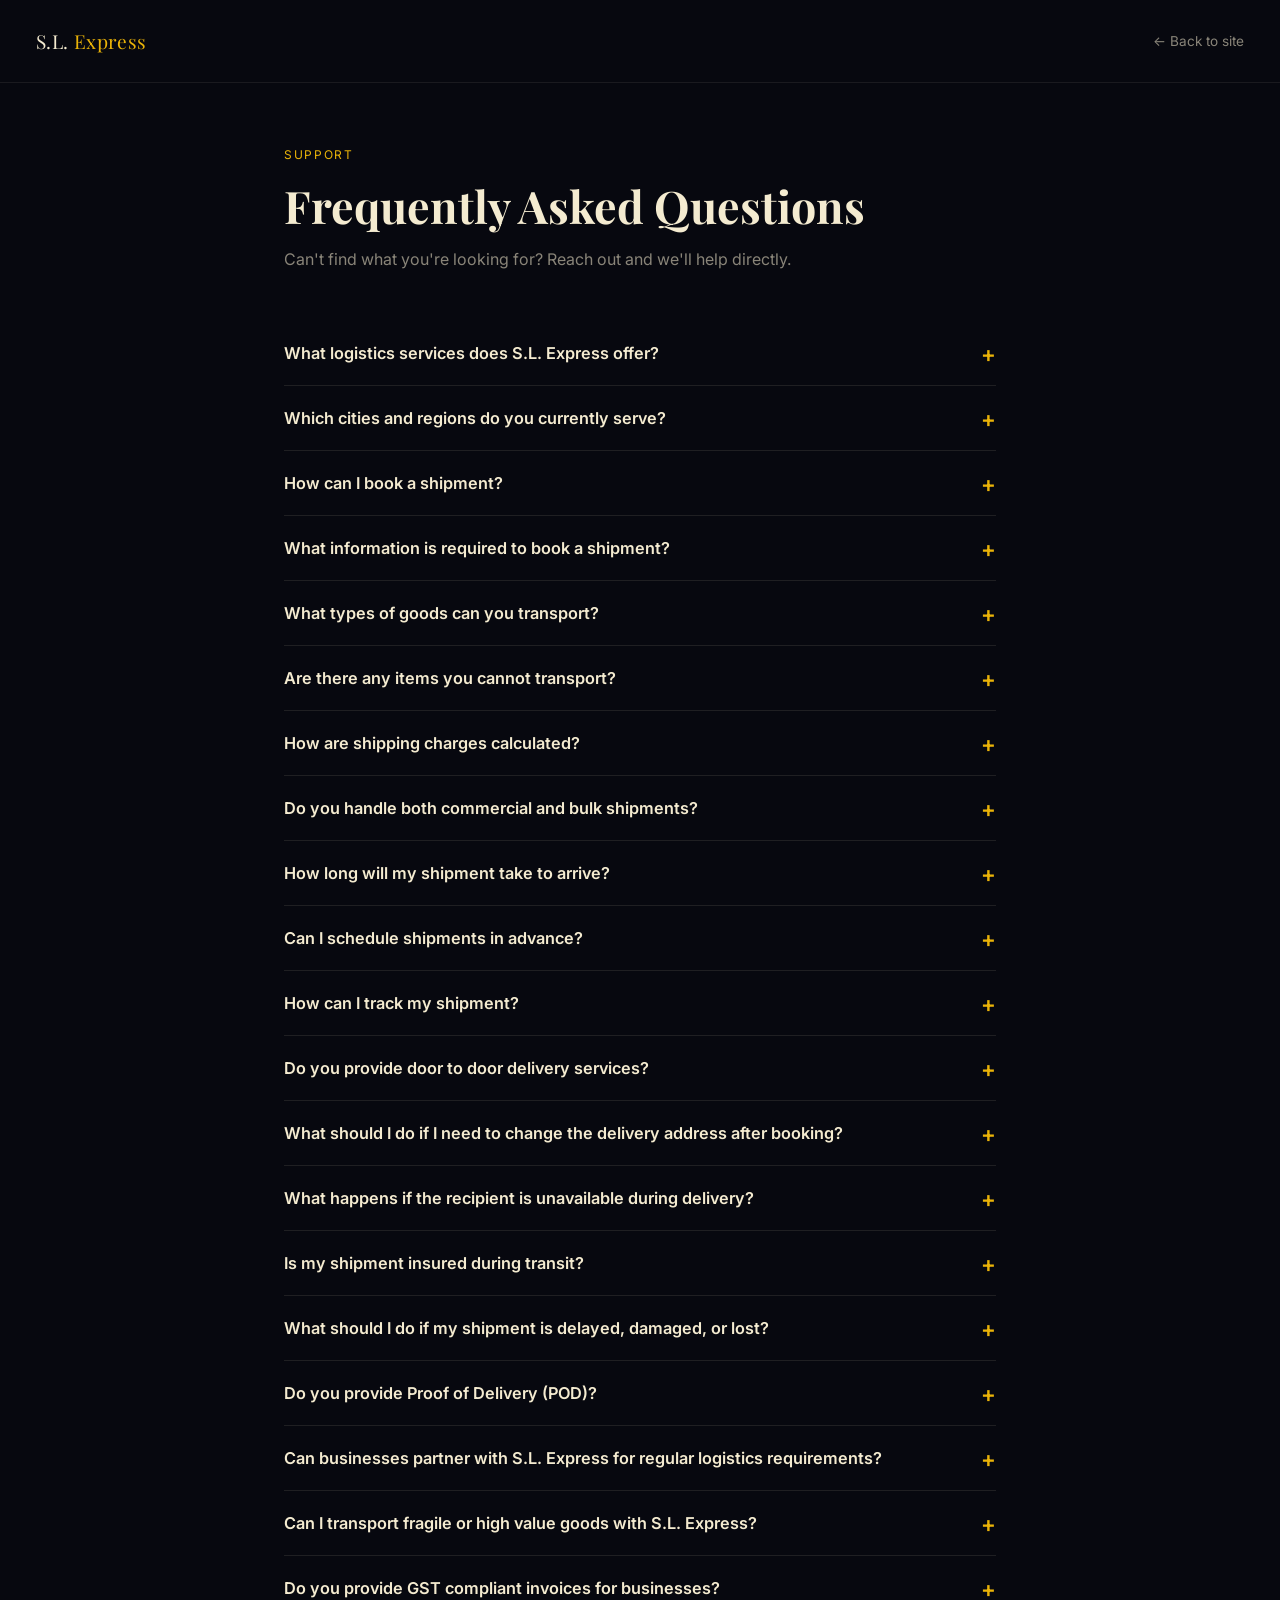
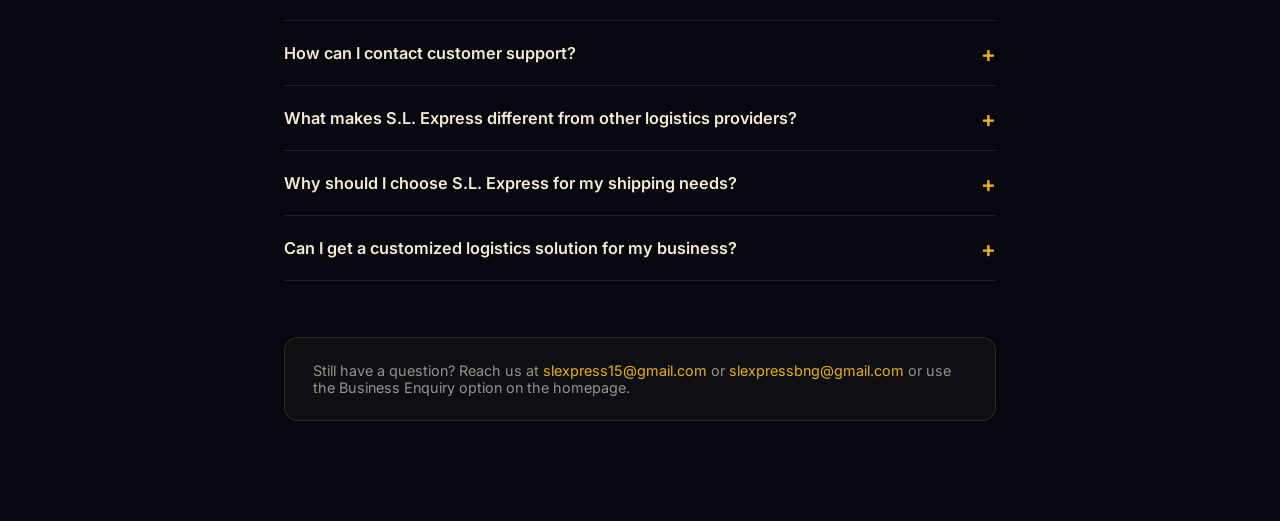
<file: faq.html>
<!DOCTYPE html>
<html lang="en">
<head>
<meta charset="UTF-8">
<meta name="viewport" content="width=device-width, initial-scale=1.0">
<title>FAQs — S.L. Express</title>
<link rel="preconnect" href="https://fonts.googleapis.com">
<link href="https://fonts.googleapis.com/css2?family=Playfair+Display:wght@600;700&family=Inter:wght@400;500;600&display=swap" rel="stylesheet">
<style>
  :root {
    --gold: #EAB308;
    --bg: #07080f;
    --text: #f4ebd0;
  }
  * { box-sizing: border-box; }
  html { scroll-behavior: smooth; }
  body {
    margin: 0;
    background: var(--bg);
    color: var(--text);
    font-family: 'Inter', sans-serif;
    min-height: 100vh;
  }
  header {
    padding: 28px 36px;
    display: flex;
    align-items: center;
    justify-content: space-between;
    border-bottom: 1px solid rgba(244,235,208,0.08);
  }
  .brand {
    font-family: 'Playfair Display', serif;
    font-size: 1.2rem;
    letter-spacing: 0.02em;
    color: var(--text);
    text-decoration: none;
  }
  .brand span { color: var(--gold); }
  .back-link {
    color: rgba(244,235,208,0.55);
    text-decoration: none;
    font-size: 0.85rem;
    transition: color 0.2s ease;
  }
  .back-link:hover { color: var(--gold); }

  main {
    max-width: 760px;
    margin: 0 auto;
    padding: 64px 24px 100px;
  }
  .tag {
    text-transform: uppercase;
    letter-spacing: 0.14em;
    font-size: 0.75rem;
    color: var(--gold);
    margin: 0 0 14px;
  }
  h1 {
    font-family: 'Playfair Display', serif;
    font-size: clamp(2rem, 5vw, 2.8rem);
    margin: 0 0 12px;
  }
  .intro {
    color: rgba(244,235,208,0.55);
    font-size: 1rem;
    line-height: 1.6;
    margin: 0 0 48px;
    max-width: 56ch;
  }

  .faq-item {
    border-bottom: 1px solid rgba(244,235,208,0.1);
  }
  .faq-q {
    width: 100%;
    background: none;
    border: none;
    text-align: left;
    color: var(--text);
    font-family: 'Inter', sans-serif;
    font-size: 1.02rem;
    font-weight: 600;
    padding: 22px 36px 22px 0;
    cursor: pointer;
    position: relative;
    transition: color 0.2s ease;
  }
  .faq-q:hover { color: var(--gold); }
  .faq-q::after {
    content: '+';
    position: absolute;
    right: 0;
    top: 50%;
    transform: translateY(-50%);
    font-size: 1.4rem;
    color: var(--gold);
    transition: transform 0.25s ease;
  }
  .faq-item.open .faq-q::after { transform: translateY(-50%) rotate(45deg); }

  .faq-a {
    max-height: 0;
    overflow: hidden;
    transition: max-height 0.3s ease, padding 0.3s ease;
    color: rgba(244,235,208,0.6);
    font-size: 0.95rem;
    line-height: 1.65;
  }
  .faq-item.open .faq-a {
    max-height: 320px;
    padding-bottom: 22px;
  }

  .contact-note {
    margin-top: 56px;
    padding: 24px 28px;
    border-radius: 14px;
    background: rgba(244,235,208,0.03);
    border: 1px solid rgba(234,179,8,0.15);
    font-size: 0.9rem;
    color: rgba(244,235,208,0.6);
  }
  .contact-note a { color: var(--gold); text-decoration: none; }
  .contact-note a:hover { text-decoration: underline; }
</style>
</head>
<body>

  <header>
    <a class="brand" href="index.html">S.L. <span>Express</span></a>
    <a class="back-link" href="index.html">&larr; Back to site</a>
  </header>

  <main>
    <p class="tag">Support</p>
    <h1>Frequently Asked Questions</h1>
    <p class="intro">Can't find what you're looking for? Reach out and we'll help directly.</p>

    <div id="faq-list">
      <div class="faq-item">
        <button class="faq-q">What logistics services does S.L. Express offer?</button>
        <div class="faq-a">We handle domestic courier and freight, international shipping to 190+ countries, and dedicated B2B logistics support for businesses with ongoing shipping needs.</div>
      </div>
      <div class="faq-item">
        <button class="faq-q">Which cities and regions do you currently serve?</button>
        <div class="faq-a">We operate 58 branches and work with 194 business associates across India, with head offices in Bengaluru and Chennai, alongside international coverage to 190+ countries.</div>
      </div>
      <div class="faq-item">
        <button class="faq-q">How can I book a shipment?</button>
        <div class="faq-a">Use the Business Enquiry button on the homepage and choose "Ship a Parcel." Our team will follow up with rates and pickup details.</div>
      </div>
      <div class="faq-item">
        <button class="faq-q">What information is required to book a shipment?</button>
        <div class="faq-a">We'll need your name and contact details, pickup and delivery addresses, and the approximate weight and nature of the shipment to give you an accurate quote.</div>
      </div>
      <div class="faq-item">
        <button class="faq-q">What types of goods can you transport?</button>
        <div class="faq-a">We transport documents, personal parcels, commercial consignments, and bulk business shipments, both domestically and internationally.</div>
      </div>
      <div class="faq-item">
        <button class="faq-q">Are there any items you cannot transport?</button>
        <div class="faq-a">Certain restricted, hazardous, or prohibited items cannot be shipped under courier regulations. Full details are listed in our Terms and Conditions, or you can check with our team before booking.</div>
      </div>
      <div class="faq-item">
        <button class="faq-q">How are shipping charges calculated?</button>
        <div class="faq-a">Charges are based on shipment weight and the agreed rate per kg, with adjustments for destination and service type. Business clients are billed monthly.</div>
      </div>
      <div class="faq-item">
        <button class="faq-q">Do you handle both commercial and bulk shipments?</button>
        <div class="faq-a">Yes. Alongside single parcel shipments, we support businesses with recurring volume and bulk consignments through our B2B logistics service.</div>
      </div>
      <div class="faq-item">
        <button class="faq-q">How long will my shipment take to arrive?</button>
        <div class="faq-a">Delivery times depend on origin, destination, and service selected. Same day and next day options are available for urgent shipments.</div>
      </div>
      <div class="faq-item">
        <button class="faq-q">Can I schedule shipments in advance?</button>
        <div class="faq-a">Yes, pickups and shipments can be planned ahead of time, which is especially useful for recurring business shipping needs.</div>
      </div>
      <div class="faq-item">
        <button class="faq-q">How can I track my shipment?</button>
        <div class="faq-a">Use the Track Shipment button on the homepage and enter your AWB or tracking number to see live status at every checkpoint.</div>
      </div>
      <div class="faq-item">
        <button class="faq-q">Do you provide door to door delivery services?</button>
        <div class="faq-a">Yes, we offer door to door pickup and delivery for both domestic and international shipments.</div>
      </div>
      <div class="faq-item">
        <button class="faq-q">What should I do if I need to change the delivery address after booking?</button>
        <div class="faq-a">Contact our support team as soon as possible with your AWB number. We'll do our best to update the address before the shipment reaches its final delivery stage.</div>
      </div>
      <div class="faq-item">
        <button class="faq-q">What happens if the recipient is unavailable during delivery?</button>
        <div class="faq-a">Our team will attempt redelivery or coordinate an alternate time with the recipient. You can also reach out to support to arrange this directly.</div>
      </div>
      <div class="faq-item">
        <button class="faq-q">Is my shipment insured during transit?</button>
        <div class="faq-a">Insurance options are available depending on the shipment type and value. Speak with our team when booking to arrange the right level of cover.</div>
      </div>
      <div class="faq-item">
        <button class="faq-q">What should I do if my shipment is delayed, damaged, or lost?</button>
        <div class="faq-a">Contact our support team with your AWB number right away. We'll investigate and keep you updated until it's resolved.</div>
      </div>
      <div class="faq-item">
        <button class="faq-q">Do you provide Proof of Delivery (POD)?</button>
        <div class="faq-a">Yes, Proof of Delivery is captured through the recipient's signature at the time of delivery, and a copy can be shared with you on request through our support team or your account manager.</div>
      </div>
      <div class="faq-item">
        <button class="faq-q">Can businesses partner with S.L. Express for regular logistics requirements?</button>
        <div class="faq-a">Yes. Use the Business Enquiry button and choose "Partner with Us" to reach our business team about recurring volume, franchise, or account based logistics support.</div>
      </div>
      <div class="faq-item">
        <button class="faq-q">Can I transport fragile or high value goods with S.L. Express?</button>
        <div class="faq-a">Yes, we handle fragile and high value shipments with additional care and packaging guidance. Let our team know in advance so we can prepare accordingly.</div>
      </div>
      <div class="faq-item">
        <button class="faq-q">Do you provide GST compliant invoices for businesses?</button>
        <div class="faq-a">Yes, GST compliant invoices are provided for all business shipments and monthly billing cycles.</div>
      </div>
      <div class="faq-item">
        <button class="faq-q">How can I contact customer support?</button>
        <div class="faq-a">Reach us at <a href="mailto:slexpress15@gmail.com">slexpress15@gmail.com</a>, by phone or WhatsApp through our Bengaluru or Chennai offices, or via the Business Enquiry button on the homepage.</div>
      </div>
      <div class="faq-item">
        <button class="faq-q">What makes S.L. Express different from other logistics providers?</button>
        <div class="faq-a">Since 1982, we've built our name on shipments that arrive when we say they will, backed by a wide network of 58 branches and 194 associates and true end to end tracking.</div>
      </div>
      <div class="faq-item">
        <button class="faq-q">Why should I choose S.L. Express for my shipping needs?</button>
        <div class="faq-a">Over four decades of reliability, nationwide and international reach, transparent tracking, and a team that treats every shipment with the same care we'd want for our own.</div>
      </div>
      <div class="faq-item">
        <button class="faq-q">Can I get a customized logistics solution for my business?</button>
        <div class="faq-a">Yes. Our B2B logistics service includes dedicated account management, so we can build a shipping plan around your business's specific volume and timeline needs.</div>
      </div>
    </div>


    <div class="contact-note">
      Still have a question? Reach us at <a href="mailto:slexpress15@gmail.com">slexpress15@gmail.com</a> or <a href="mailto:slexpressbng@gmail.com">slexpressbng@gmail.com</a> or use the Business Enquiry option on the homepage.
    </div>
  </main>

  <script>
    document.querySelectorAll('.faq-item').forEach(item => {
      const q = item.querySelector('.faq-q');
      q.addEventListener('click', () => {
        const isOpen = item.classList.contains('open');
        document.querySelectorAll('.faq-item.open').forEach(i => i.classList.remove('open'));
        if (!isOpen) item.classList.add('open');
      });
    });
  </script>

</body>
</html>
</file>
